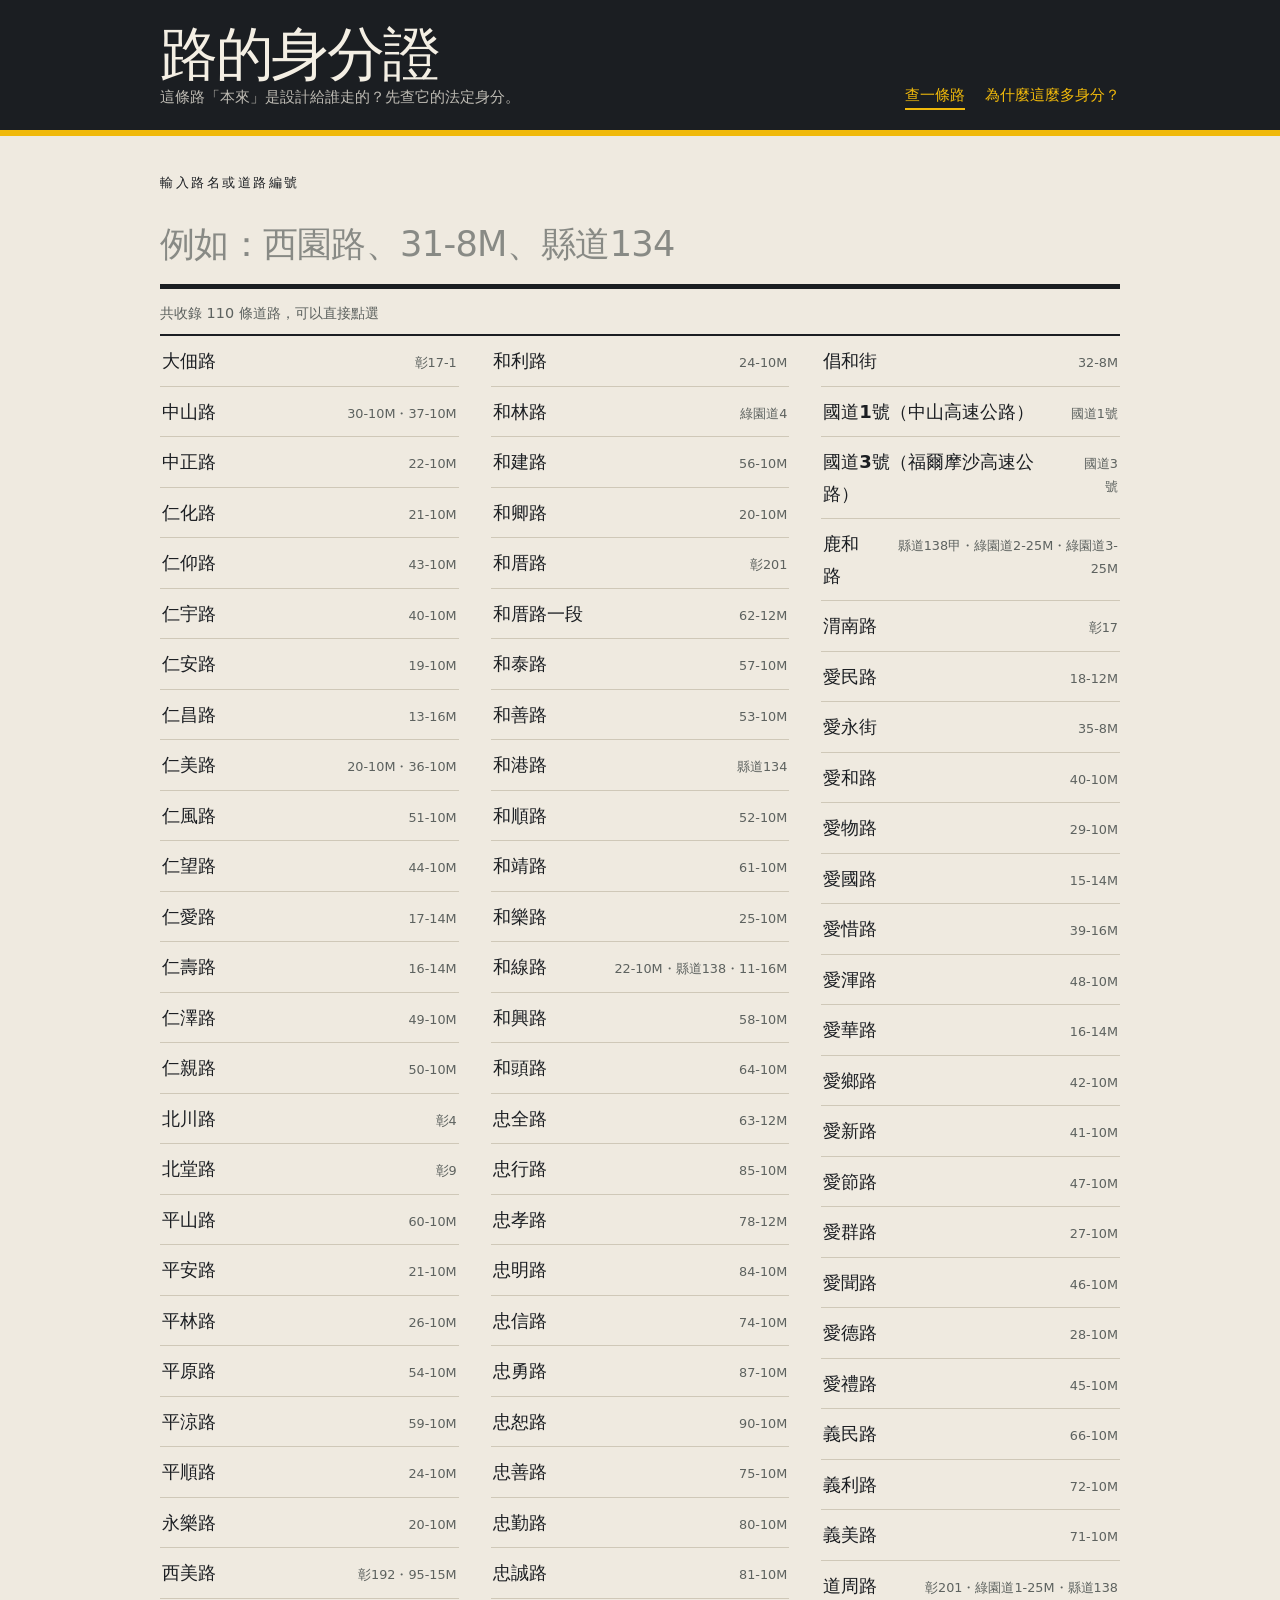
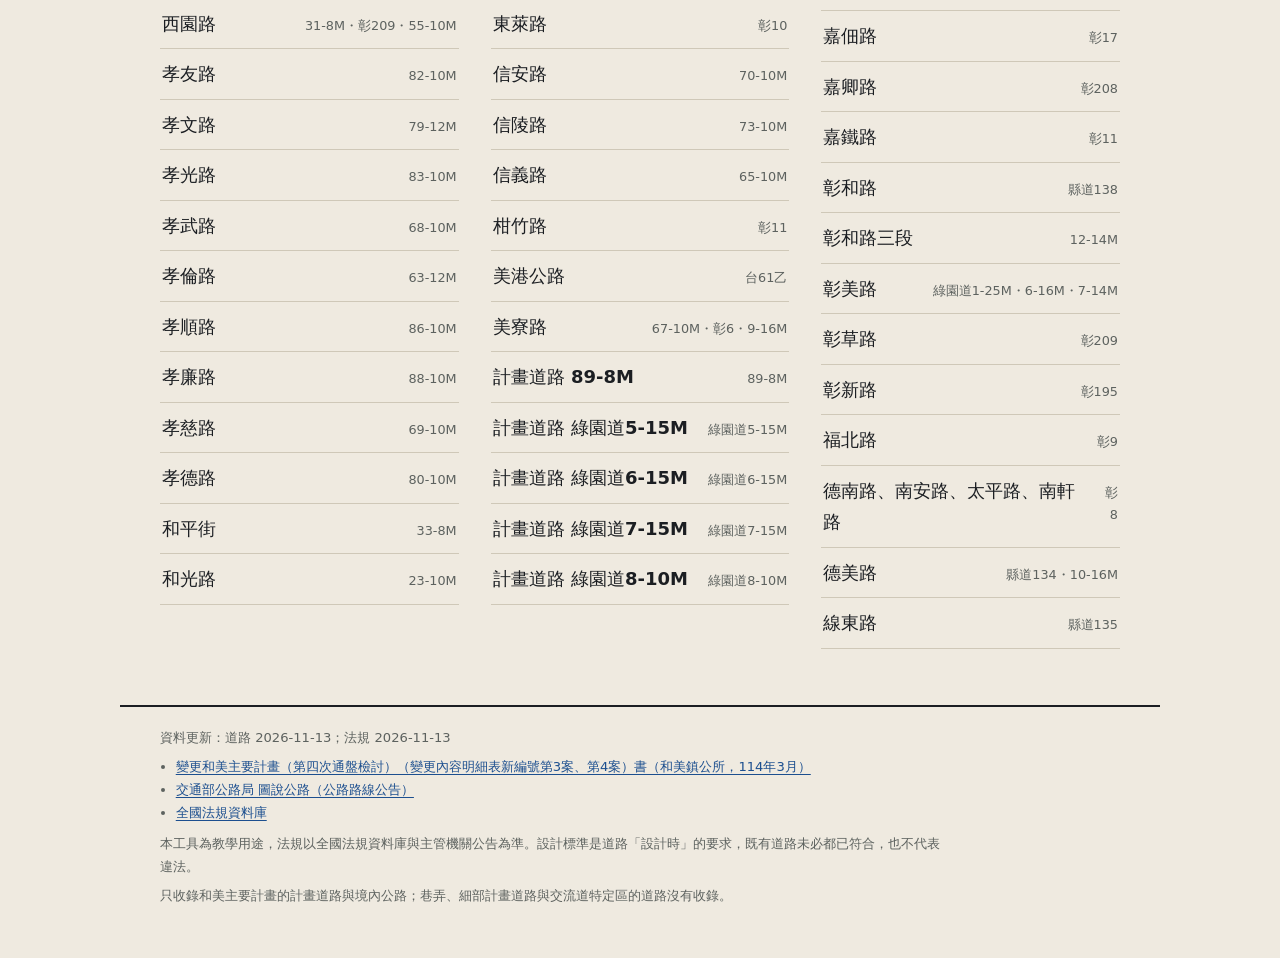
<file: index.html>
<!doctype html>
<html lang="zh-Hant-TW">
<head>
<meta charset="utf-8">
<meta name="viewport" content="width=device-width, initial-scale=1">
<title>路的身分證｜和美道路法定身分查詢</title>
<meta name="description" content="輸入和美鎮的路名或道路編號，查它在公路法、和美都市計畫與市區道路條例下的身分與法定要求。">
<link rel="stylesheet" href="assets/style.css?v=20261113c">
</head>
<body>
<div id="banner" class="banner" hidden></div>
<header class="site-head">
  <div class="wrap">
    <div>
      <a class="brand" href="./">路的身分證</a>
      <p class="tagline">這條路「本來」是設計給誰走的？先查它的法定身分。</p>
    </div>
    <nav class="nav" aria-label="主選單">
      <a href="./" aria-current="page">查一條路</a>
      <a href="why.html">為什麼這麼多身分？</a>
    </nav>
  </div>
</header>

<main>
  <section id="search-view">
    <label class="search-label" for="q">輸入路名或道路編號</label>
    <input id="q" class="search" type="search" autocomplete="off" inputmode="search"
           placeholder="例如：西園路、31-8M、縣道134">
    <p id="search-status" class="status" role="status" aria-live="polite"></p>
    <ul id="results" class="road-list"></ul>
  </section>

  <section id="card-view" hidden>
    <p class="back"><a href="#">← 回到全部道路</a></p>
    <div id="card"></div>
  </section>
</main>

<footer class="site-foot">
  <p id="updated"></p>
  <ul id="sources" class="sources"></ul>
  <p>本工具為教學用途，法規以全國法規資料庫與主管機關公告為準。設計標準是道路「設計時」的要求，既有道路未必都已符合，也不代表違法。</p>
  <p>只收錄和美主要計畫的計畫道路與境內公路；巷弄、細部計畫道路與交流道特定區的道路沒有收錄。</p>
</footer>

<noscript><p class="banner">這個工具需要開啟 JavaScript 才能使用。</p></noscript>
<script type="module" src="assets/app.js?v=20261113c"></script>
</body>
</html>
</file>
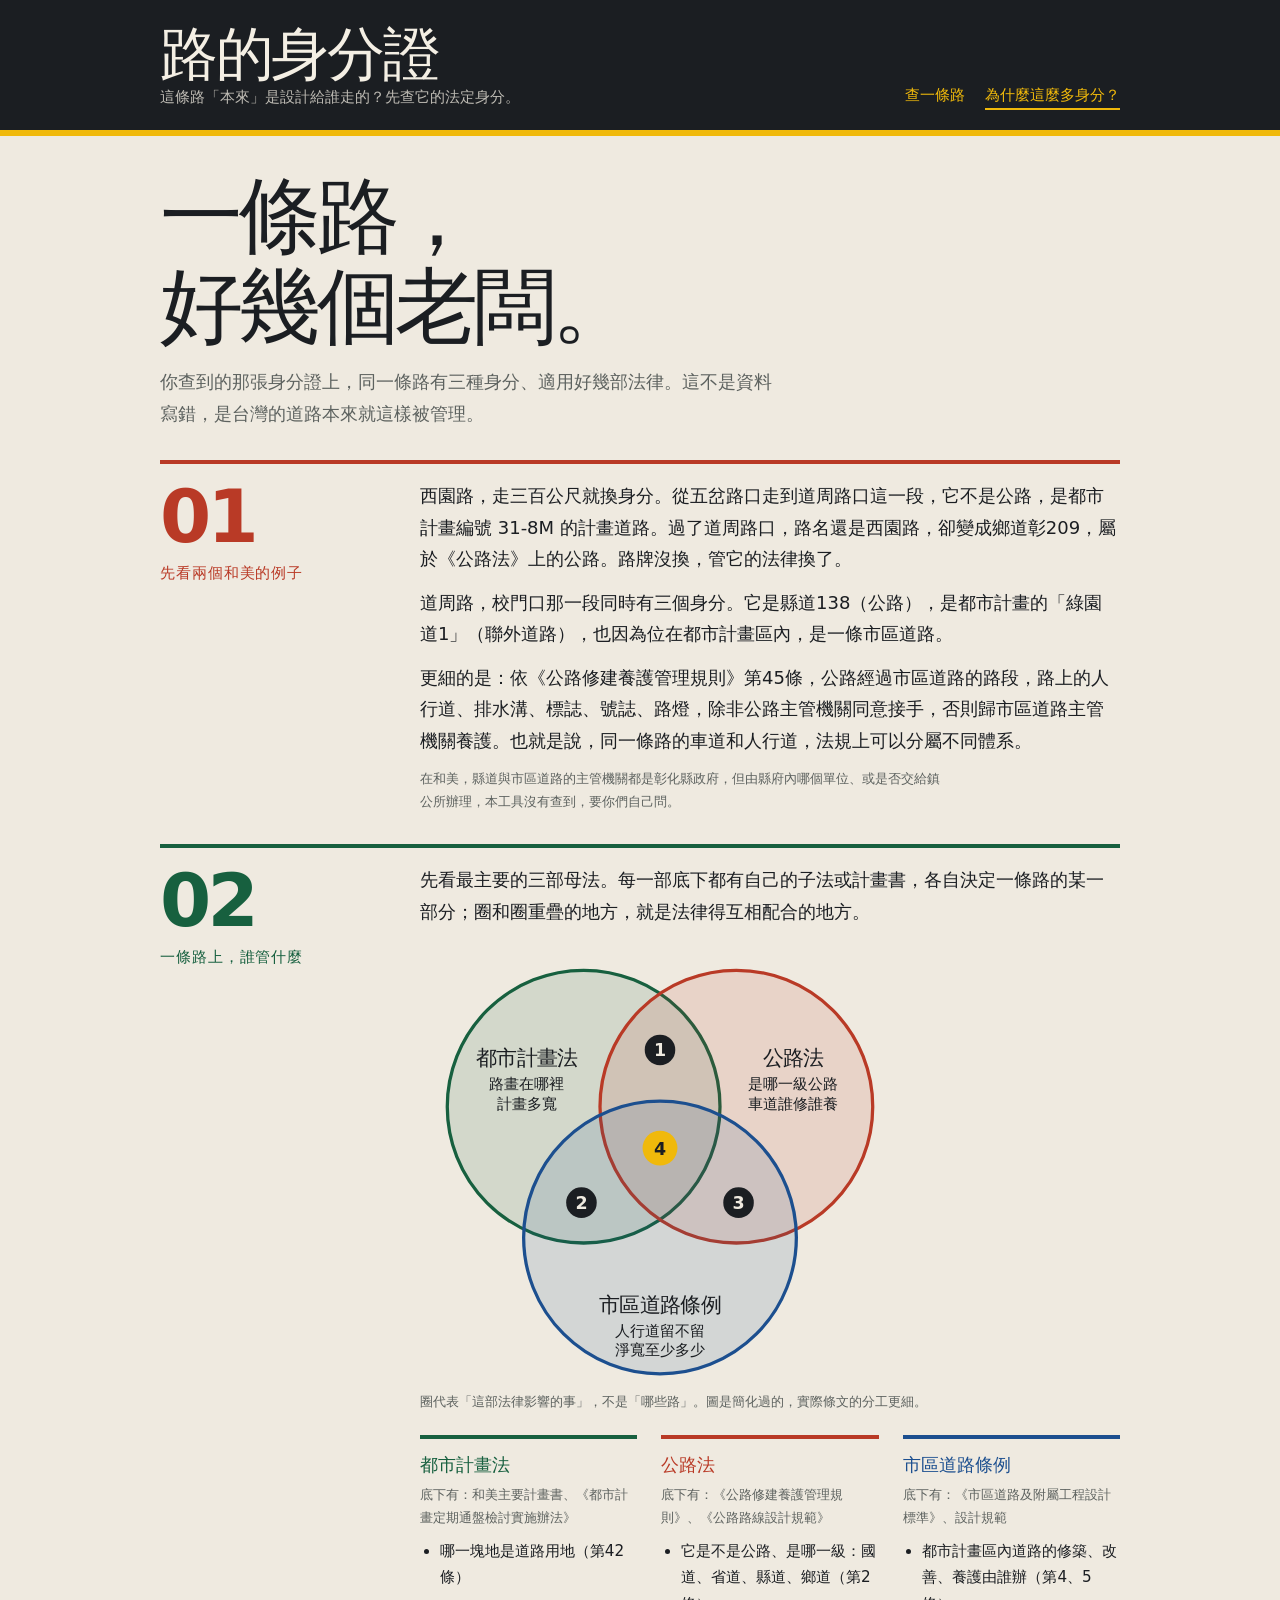
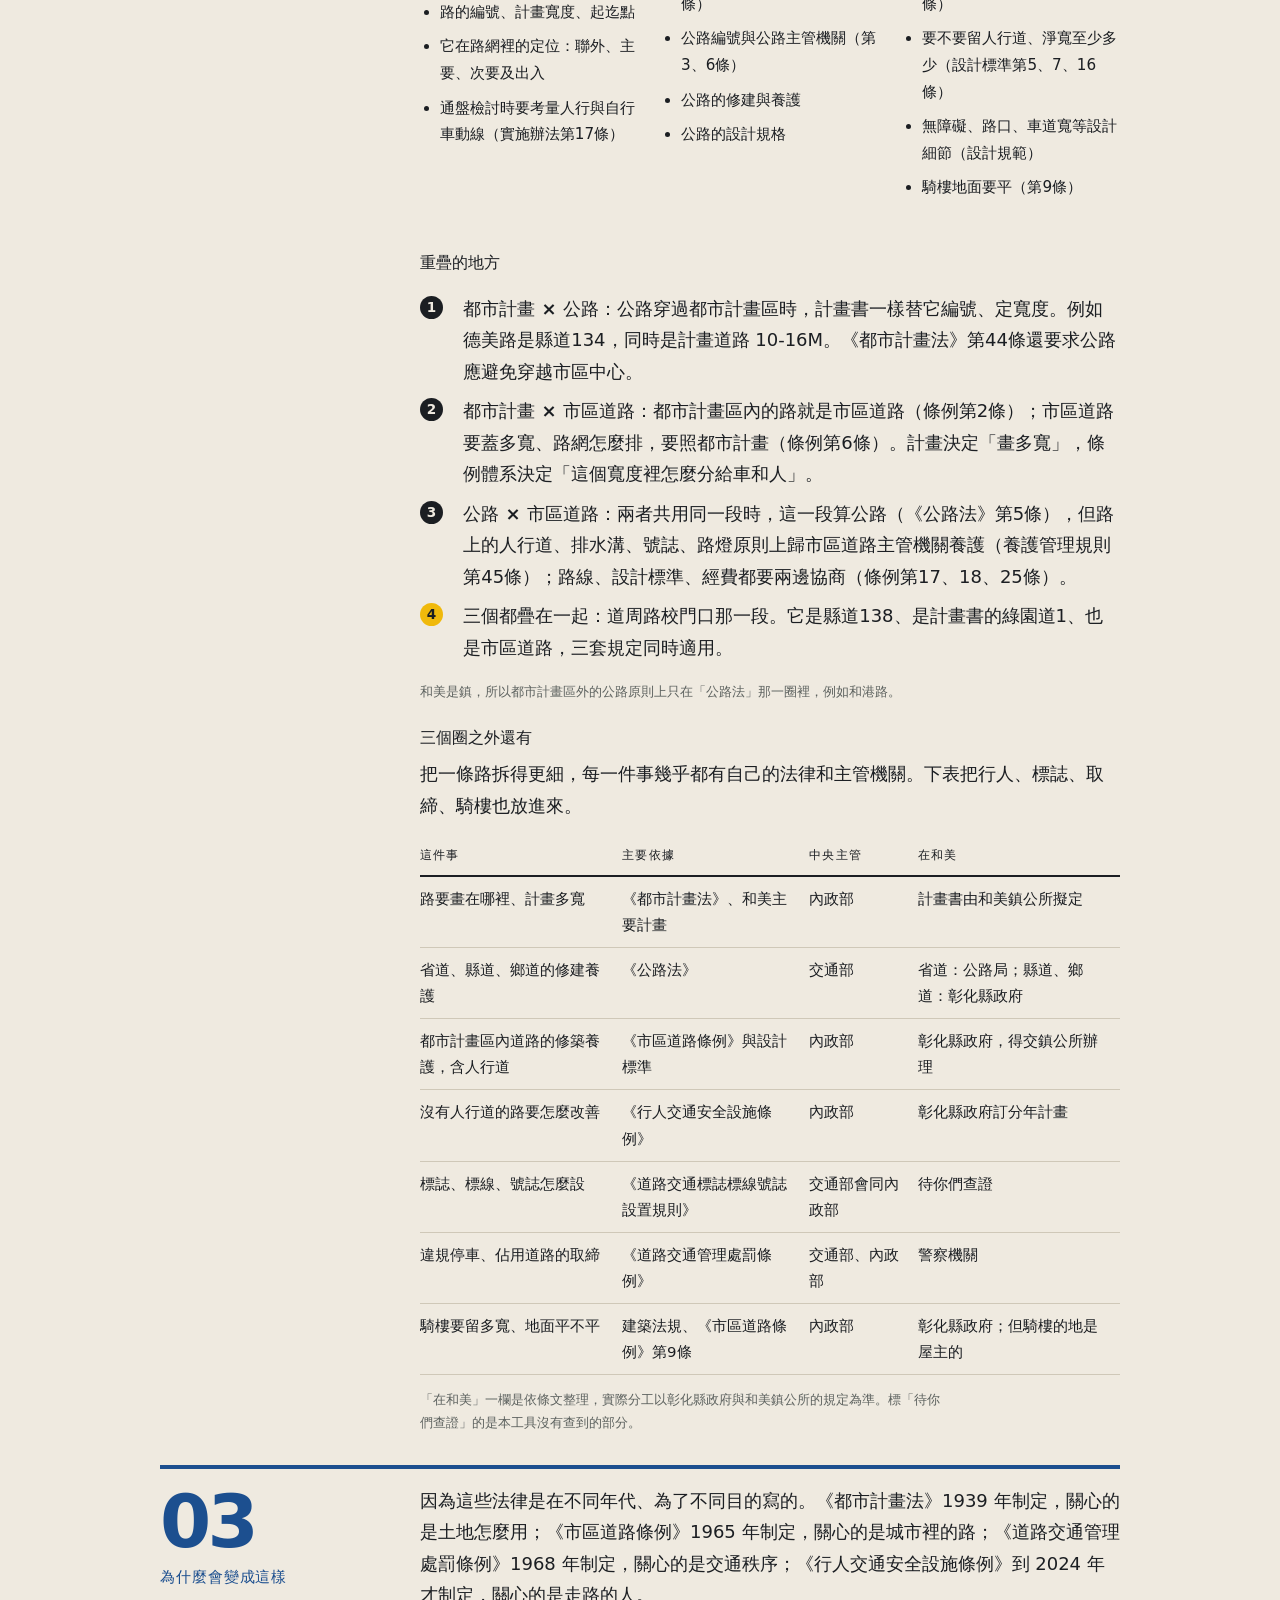
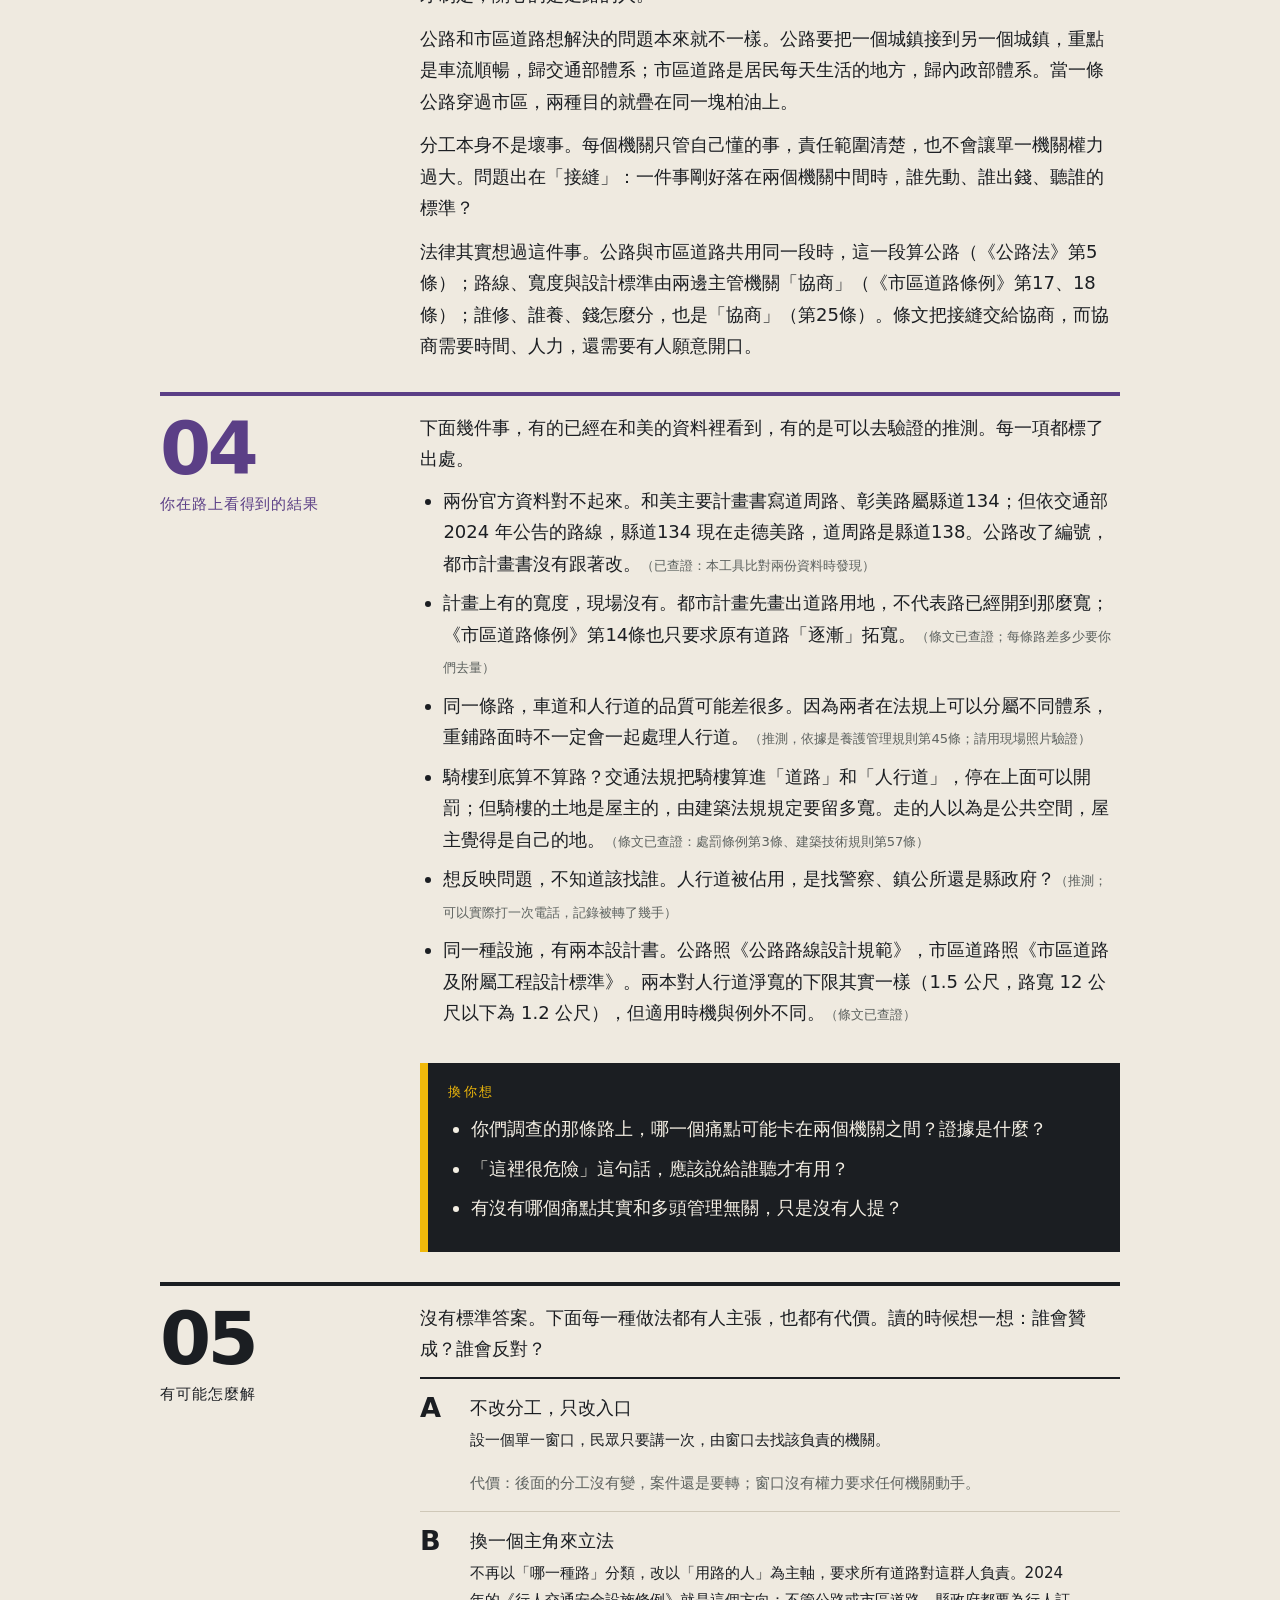
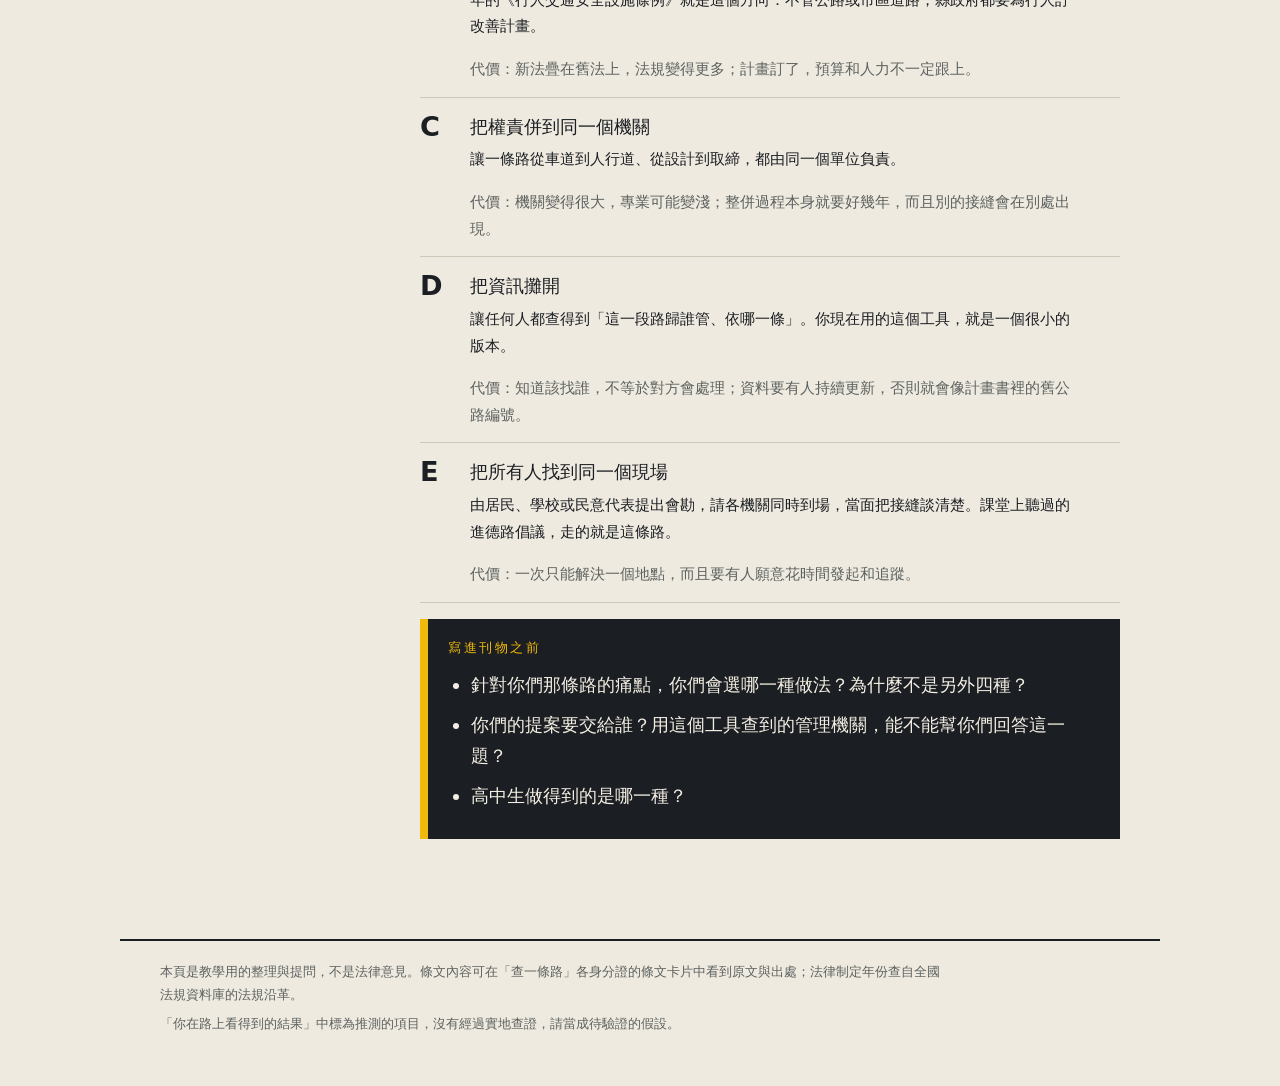
<file: why.html>
<!doctype html>
<html lang="zh-Hant-TW">
<head>
<meta charset="utf-8">
<meta name="viewport" content="width=device-width, initial-scale=1">
<title>一條路，好幾個老闆｜路的身分證</title>
<meta name="description" content="為什麼台灣的一條路同時受好幾部法律、好幾個機關管理？這會造成什麼生活現象？有可能怎麼解？">
<link rel="stylesheet" href="assets/style.css?v=20261113c">
</head>
<body>
<header class="site-head">
  <div class="wrap">
    <div>
      <a class="brand" href="./">路的身分證</a>
      <p class="tagline">這條路「本來」是設計給誰走的？先查它的法定身分。</p>
    </div>
    <nav class="nav" aria-label="主選單">
      <a href="./">查一條路</a>
      <a href="why.html" aria-current="page">為什麼這麼多身分？</a>
    </nav>
  </div>
</header>

<main class="essay">
  <h1 class="lead">一條路，<br>好幾個老闆。</h1>
  <p class="sub">你查到的那張身分證上，同一條路有三種身分、適用好幾部法律。這不是資料寫錯，是台灣的道路本來就這樣被管理。</p>

  <section class="block b-highway">
    <h2><span class="num">01</span>先看兩個和美的例子</h2>
    <p><strong>西園路，走三百公尺就換身分。</strong>從五岔路口走到道周路口這一段，它不是公路，是都市計畫編號 31-8M 的計畫道路。過了道周路口，路名還是西園路，卻變成鄉道彰209，屬於《公路法》上的公路。路牌沒換，管它的法律換了。</p>
    <p><strong>道周路，校門口那一段同時有三個身分。</strong>它是縣道138（公路），是都市計畫的「綠園道1」（聯外道路），也因為位在都市計畫區內，是一條市區道路。</p>
    <p>更細的是：依《公路修建養護管理規則》第45條，公路經過市區道路的路段，路上的人行道、排水溝、標誌、號誌、路燈，除非公路主管機關同意接手，否則歸市區道路主管機關養護。也就是說，<strong>同一條路的車道和人行道，法規上可以分屬不同體系。</strong></p>
    <p class="cite">在和美，縣道與市區道路的主管機關都是彰化縣政府，但由縣府內哪個單位、或是否交給鎮公所辦理，本工具沒有查到，要你們自己問。</p>
  </section>

  <section class="block b-plan">
    <h2><span class="num">02</span>一條路上，誰管什麼</h2>
    <p>先看最主要的三部母法。每一部底下都有自己的子法或計畫書，各自決定一條路的某一部分；圈和圈重疊的地方，就是法律得互相配合的地方。</p>
    <figure class="venn">
      <svg viewBox="0 0 440 410" role="img" aria-labelledby="venn-t venn-d">
        <title id="venn-t">三部母法各自影響一條路的哪些部分</title>
        <desc id="venn-d">三個互相重疊的圓：都市計畫法、公路法、市區道路條例。兩兩重疊處標 1、2、3，三者重疊處標 4，說明在圖下方。</desc>
        <circle class="v-plan" fill="#17603f" fill-opacity=".13" stroke="#17603f" stroke-width="3" cx="150" cy="150" r="125"/>
        <circle class="v-hw" fill="#b93a26" fill-opacity=".13" stroke="#b93a26" stroke-width="3" cx="290" cy="150" r="125"/>
        <circle class="v-urb" fill="#1c4f8f" fill-opacity=".13" stroke="#1c4f8f" stroke-width="3" cx="220" cy="270" r="125"/>
        <text class="v-name" font-weight="900" font-size="19" x="98" y="112" text-anchor="middle">都市計畫法</text>
        <text class="v-sub" font-size="13.5" x="98" y="134" text-anchor="middle">路畫在哪裡</text>
        <text class="v-sub" font-size="13.5" x="98" y="152" text-anchor="middle">計畫多寬</text>
        <text class="v-name" font-weight="900" font-size="19" x="342" y="112" text-anchor="middle">公路法</text>
        <text class="v-sub" font-size="13.5" x="342" y="134" text-anchor="middle">是哪一級公路</text>
        <text class="v-sub" font-size="13.5" x="342" y="152" text-anchor="middle">車道誰修誰養</text>
        <text class="v-name" font-weight="900" font-size="19" x="220" y="338" text-anchor="middle">市區道路條例</text>
        <text class="v-sub" font-size="13.5" x="220" y="360" text-anchor="middle">人行道留不留</text>
        <text class="v-sub" font-size="13.5" x="220" y="378" text-anchor="middle">淨寬至少多少</text>
        <g class="v-mark"><circle fill="#1b1e22" cx="220" cy="98" r="14"/><text fill="#fff" font-weight="900" x="220" y="104" text-anchor="middle">1</text></g>
        <g class="v-mark"><circle fill="#1b1e22" cx="148" cy="238" r="14"/><text fill="#fff" font-weight="900" x="148" y="244" text-anchor="middle">2</text></g>
        <g class="v-mark"><circle fill="#1b1e22" cx="292" cy="238" r="14"/><text fill="#fff" font-weight="900" x="292" y="244" text-anchor="middle">3</text></g>
        <g class="v-mark v-core"><circle fill="#f0b90b" cx="220" cy="188" r="16"/><text x="220" y="194" text-anchor="middle">4</text></g>
      </svg>
      <figcaption class="cite">圈代表「這部法律影響的事」，不是「哪些路」。圖是簡化過的，實際條文的分工更細。</figcaption>
    </figure>

    <div class="laws">
      <div class="law l-plan">
        <h3>都市計畫法</h3>
        <p class="law-sub">底下有：和美主要計畫書、《都市計畫定期通盤檢討實施辦法》</p>
        <ul>
          <li>哪一塊地是道路用地（第42條）</li>
          <li>路的編號、計畫寬度、起迄點</li>
          <li>它在路網裡的定位：聯外、主要、次要及出入</li>
          <li>通盤檢討時要考量人行與自行車動線（實施辦法第17條）</li>
        </ul>
      </div>
      <div class="law l-hw">
        <h3>公路法</h3>
        <p class="law-sub">底下有：《公路修建養護管理規則》、《公路路線設計規範》</p>
        <ul>
          <li>它是不是公路、是哪一級：國道、省道、縣道、鄉道（第2條）</li>
          <li>公路編號與公路主管機關（第3、6條）</li>
          <li>公路的修建與養護</li>
          <li>公路的設計規格</li>
        </ul>
      </div>
      <div class="law l-urb">
        <h3>市區道路條例</h3>
        <p class="law-sub">底下有：《市區道路及附屬工程設計標準》、設計規範</p>
        <ul>
          <li>都市計畫區內道路的修築、改善、養護由誰辦（第4、5條）</li>
          <li>要不要留人行道、淨寬至少多少（設計標準第5、7、16條）</li>
          <li>無障礙、路口、車道寬等設計細節（設計規範）</li>
          <li>騎樓地面要平（第9條）</li>
        </ul>
      </div>
    </div>

    <h3>重疊的地方</h3>
    <ol class="zones">
      <li><strong>都市計畫 × 公路：</strong>公路穿過都市計畫區時，計畫書一樣替它編號、定寬度。例如德美路是縣道134，同時是計畫道路 10-16M。《都市計畫法》第44條還要求公路應避免穿越市區中心。</li>
      <li><strong>都市計畫 × 市區道路：</strong>都市計畫區內的路就是市區道路（條例第2條）；市區道路要蓋多寬、路網怎麼排，要照都市計畫（條例第6條）。計畫決定「畫多寬」，條例體系決定「這個寬度裡怎麼分給車和人」。</li>
      <li><strong>公路 × 市區道路：</strong>兩者共用同一段時，這一段算公路（《公路法》第5條），但路上的人行道、排水溝、號誌、路燈原則上歸市區道路主管機關養護（養護管理規則第45條）；路線、設計標準、經費都要兩邊協商（條例第17、18、25條）。</li>
      <li><strong>三個都疊在一起：</strong>道周路校門口那一段。它是縣道138、是計畫書的綠園道1、也是市區道路，三套規定同時適用。</li>
    </ol>
    <p class="cite">和美是鎮，所以都市計畫區外的公路原則上只在「公路法」那一圈裡，例如和港路。</p>

    <h3>三個圈之外還有</h3>
    <p>把一條路拆得更細，每一件事幾乎都有自己的法律和主管機關。下表把行人、標誌、取締、騎樓也放進來。</p>
    <div class="tbl-wrap">
      <table>
        <thead><tr><th>這件事</th><th>主要依據</th><th>中央主管</th><th>在和美</th></tr></thead>
        <tbody>
          <tr><td>路要畫在哪裡、計畫多寬</td><td>《都市計畫法》、和美主要計畫</td><td>內政部</td><td>計畫書由和美鎮公所擬定</td></tr>
          <tr><td>省道、縣道、鄉道的修建養護</td><td>《公路法》</td><td>交通部</td><td>省道：公路局；縣道、鄉道：彰化縣政府</td></tr>
          <tr><td>都市計畫區內道路的修築養護，含人行道</td><td>《市區道路條例》與設計標準</td><td>內政部</td><td>彰化縣政府，得交鎮公所辦理</td></tr>
          <tr><td>沒有人行道的路要怎麼改善</td><td>《行人交通安全設施條例》</td><td>內政部</td><td>彰化縣政府訂分年計畫</td></tr>
          <tr><td>標誌、標線、號誌怎麼設</td><td>《道路交通標誌標線號誌設置規則》</td><td>交通部會同內政部</td><td>待你們查證</td></tr>
          <tr><td>違規停車、佔用道路的取締</td><td>《道路交通管理處罰條例》</td><td>交通部、內政部</td><td>警察機關</td></tr>
          <tr><td>騎樓要留多寬、地面平不平</td><td>建築法規、《市區道路條例》第9條</td><td>內政部</td><td>彰化縣政府；但騎樓的地是屋主的</td></tr>
        </tbody>
      </table>
    </div>
    <p class="cite">「在和美」一欄是依條文整理，實際分工以彰化縣政府與和美鎮公所的規定為準。標「待你們查證」的是本工具沒有查到的部分。</p>
  </section>

  <section class="block b-urban">
    <h2><span class="num">03</span>為什麼會變成這樣</h2>
    <p><strong>因為這些法律是在不同年代、為了不同目的寫的。</strong>《都市計畫法》1939 年制定，關心的是土地怎麼用；《市區道路條例》1965 年制定，關心的是城市裡的路；《道路交通管理處罰條例》1968 年制定，關心的是交通秩序；《行人交通安全設施條例》到 2024 年才制定，關心的是走路的人。</p>
    <p><strong>公路和市區道路想解決的問題本來就不一樣。</strong>公路要把一個城鎮接到另一個城鎮，重點是車流順暢，歸交通部體系；市區道路是居民每天生活的地方，歸內政部體系。當一條公路穿過市區，兩種目的就疊在同一塊柏油上。</p>
    <p><strong>分工本身不是壞事。</strong>每個機關只管自己懂的事，責任範圍清楚，也不會讓單一機關權力過大。問題出在「接縫」：一件事剛好落在兩個機關中間時，誰先動、誰出錢、聽誰的標準？</p>
    <p>法律其實想過這件事。公路與市區道路共用同一段時，這一段算公路（《公路法》第5條）；路線、寬度與設計標準由兩邊主管機關「協商」（《市區道路條例》第17、18條）；誰修、誰養、錢怎麼分，也是「協商」（第25條）。<strong>條文把接縫交給協商，而協商需要時間、人力，還需要有人願意開口。</strong></p>
  </section>

  <section class="block b-field">
    <h2><span class="num">04</span>你在路上看得到的結果</h2>
    <p>下面幾件事，有的已經在和美的資料裡看到，有的是可以去驗證的推測。每一項都標了出處。</p>
    <ul>
      <li><strong>兩份官方資料對不起來。</strong>和美主要計畫書寫道周路、彰美路屬縣道134；但依交通部 2024 年公告的路線，縣道134 現在走德美路，道周路是縣道138。公路改了編號，都市計畫書沒有跟著改。<span class="cite">（已查證：本工具比對兩份資料時發現）</span></li>
      <li><strong>計畫上有的寬度，現場沒有。</strong>都市計畫先畫出道路用地，不代表路已經開到那麼寬；《市區道路條例》第14條也只要求原有道路「逐漸」拓寬。<span class="cite">（條文已查證；每條路差多少要你們去量）</span></li>
      <li><strong>同一條路，車道和人行道的品質可能差很多。</strong>因為兩者在法規上可以分屬不同體系，重鋪路面時不一定會一起處理人行道。<span class="cite">（推測，依據是養護管理規則第45條；請用現場照片驗證）</span></li>
      <li><strong>騎樓到底算不算路？</strong>交通法規把騎樓算進「道路」和「人行道」，停在上面可以開罰；但騎樓的土地是屋主的，由建築法規規定要留多寬。走的人以為是公共空間，屋主覺得是自己的地。<span class="cite">（條文已查證：處罰條例第3條、建築技術規則第57條）</span></li>
      <li><strong>想反映問題，不知道該找誰。</strong>人行道被佔用，是找警察、鎮公所還是縣政府？<span class="cite">（推測；可以實際打一次電話，記錄被轉了幾手）</span></li>
      <li><strong>同一種設施，有兩本設計書。</strong>公路照《公路路線設計規範》，市區道路照《市區道路及附屬工程設計標準》。兩本對人行道淨寬的下限其實一樣（1.5 公尺，路寬 12 公尺以下為 1.2 公尺），但適用時機與例外不同。<span class="cite">（條文已查證）</span></li>
    </ul>
    <div class="ask">
      <h3>換你想</h3>
      <ul>
        <li>你們調查的那條路上，哪一個痛點可能卡在兩個機關之間？證據是什麼？</li>
        <li>「這裡很危險」這句話，應該說給誰聽才有用？</li>
        <li>有沒有哪個痛點其實和多頭管理無關，只是沒有人提？</li>
      </ul>
    </div>
  </section>

  <section class="block">
    <h2><span class="num">05</span>有可能怎麼解</h2>
    <p>沒有標準答案。下面每一種做法都有人主張，也都有代價。讀的時候想一想：誰會贊成？誰會反對？</p>
    <div class="opts">
      <div class="opt"><span class="k">A</span><h3>不改分工，只改入口</h3>
        <p>設一個單一窗口，民眾只要講一次，由窗口去找該負責的機關。</p>
        <p class="cost">代價：後面的分工沒有變，案件還是要轉；窗口沒有權力要求任何機關動手。</p></div>
      <div class="opt"><span class="k">B</span><h3>換一個主角來立法</h3>
        <p>不再以「哪一種路」分類，改以「用路的人」為主軸，要求所有道路對這群人負責。2024 年的《行人交通安全設施條例》就是這個方向：不管公路或市區道路，縣政府都要為行人訂改善計畫。</p>
        <p class="cost">代價：新法疊在舊法上，法規變得更多；計畫訂了，預算和人力不一定跟上。</p></div>
      <div class="opt"><span class="k">C</span><h3>把權責併到同一個機關</h3>
        <p>讓一條路從車道到人行道、從設計到取締，都由同一個單位負責。</p>
        <p class="cost">代價：機關變得很大，專業可能變淺；整併過程本身就要好幾年，而且別的接縫會在別處出現。</p></div>
      <div class="opt"><span class="k">D</span><h3>把資訊攤開</h3>
        <p>讓任何人都查得到「這一段路歸誰管、依哪一條」。你現在用的這個工具，就是一個很小的版本。</p>
        <p class="cost">代價：知道該找誰，不等於對方會處理；資料要有人持續更新，否則就會像計畫書裡的舊公路編號。</p></div>
      <div class="opt"><span class="k">E</span><h3>把所有人找到同一個現場</h3>
        <p>由居民、學校或民意代表提出會勘，請各機關同時到場，當面把接縫談清楚。課堂上聽過的進德路倡議，走的就是這條路。</p>
        <p class="cost">代價：一次只能解決一個地點，而且要有人願意花時間發起和追蹤。</p></div>
    </div>
    <div class="ask">
      <h3>寫進刊物之前</h3>
      <ul>
        <li>針對你們那條路的痛點，你們會選哪一種做法？為什麼不是另外四種？</li>
        <li>你們的提案要交給誰？用這個工具查到的管理機關，能不能幫你們回答這一題？</li>
        <li>高中生做得到的是哪一種？</li>
      </ul>
    </div>
  </section>
</main>

<footer class="site-foot">
  <p>本頁是教學用的整理與提問，不是法律意見。條文內容可在「查一條路」各身分證的條文卡片中看到原文與出處；法律制定年份查自全國法規資料庫的法規沿革。</p>
  <p>「你在路上看得到的結果」中標為推測的項目，沒有經過實地查證，請當成待驗證的假設。</p>
</footer>
</body>
</html>
</file>
<file: assets/style.css>
/* 路的身分證：柏油、標線、路牌。平塗色塊、直角、粗線，不用陰影與圓角卡片。 */
:root {
  --asphalt: #1b1e22;
  --paper: #efeae0;
  --sheet: #f9f6ee;
  --ink: #1b1e22;
  --muted: #5d625f;
  --line: #1b1e22;
  --hair: #cfc8b8;
  --yellow: #f0b90b;
  --green: #17603f;
  --blue: #1c4f8f;
  --red: #b93a26;
  --violet: #5b3f86;
  --warn-bg: #fbe9a8;
  --warn-ink: #4d3a00;
  --accent: var(--blue);
}
@media (prefers-color-scheme: dark) {
  :root {
    --paper: #15181b;
    --sheet: #1e2226;
    --ink: #ece7dc;
    --muted: #a5a79f;
    --line: #ece7dc;
    --hair: #3a4046;
    --green: #5fc091;
    --blue: #7fb2ee;
    --red: #f0806a;
    --violet: #b79ae0;
    --warn-bg: #4a3c0c;
    --warn-ink: #ffe9a3;
  }
}
* { box-sizing: border-box; }
html { -webkit-text-size-adjust: 100%; }
body {
  margin: 0;
  background: var(--paper);
  color: var(--ink);
  font: 18px/1.75 "PingFang TC", "Noto Sans TC", "Microsoft JhengHei", system-ui, sans-serif;
  font-synthesis: none;
  text-rendering: optimizeLegibility;
}
h1, h2, h3, h4, p, ul, ol, dl { margin: 0; }
a { color: var(--accent); text-underline-offset: 3px; }
a:focus-visible, button:focus-visible, input:focus-visible, summary:focus-visible {
  outline: 3px solid var(--yellow); outline-offset: 2px;
}
.wrap, main, .site-foot { max-width: 1040px; margin: 0 auto; padding-left: 16px; padding-right: 16px; }
@media (min-width: 900px) { .wrap, main, .site-foot { padding-left: 40px; padding-right: 40px; } }

.banner { background: var(--red); color: #fff; text-align: center; padding: 10px 16px; font-weight: 800; }

/* 頁首：一段柏油路，底下是黃色分向線 */
.site-head { background: var(--asphalt); color: #f4efe4; border-bottom: 6px solid var(--yellow); }
.site-head .wrap { display: flex; flex-wrap: wrap; align-items: flex-end; justify-content: space-between; gap: 8px 32px; padding-top: 26px; padding-bottom: 20px; }
.brand { font-size: clamp(2.2rem, 6vw, 3.6rem); font-weight: 900; letter-spacing: -0.04em; line-height: 1; color: inherit; text-decoration: none; }
.tagline { font-size: .95rem; opacity: .75; max-width: 30em; }
.nav { display: flex; gap: 20px; font-weight: 700; font-size: .95rem; }
.nav a { color: var(--yellow); text-decoration: none; border-bottom: 2px solid transparent; }
.nav a:hover, .nav a[aria-current] { border-bottom-color: var(--yellow); }

/* 搜尋 */
.search-label { display: block; font-size: .8rem; font-weight: 800; letter-spacing: .2em; margin: 36px 0 8px; }
.search {
  width: 100%; font: inherit; font-size: clamp(1.4rem, 4vw, 2.2rem); font-weight: 800; letter-spacing: -0.02em;
  padding: 10px 0; border: 0; border-bottom: 5px solid var(--line); border-radius: 0;
  background: transparent; color: var(--ink);
}
.search::placeholder { color: var(--muted); font-weight: 500; opacity: .7; }
.search:focus { outline: none; border-bottom-color: var(--yellow); }
.status { color: var(--muted); margin: 12px 0 8px; font-size: .9rem; }
.road-list { list-style: none; padding: 0; margin: 0 0 56px; columns: 220px auto; column-gap: 32px; border-top: 2px solid var(--line); }
.road-list li { break-inside: avoid; border-bottom: 1px solid var(--hair); }
.road-list a { display: flex; justify-content: space-between; align-items: baseline; gap: 12px; padding: 9px 2px; text-decoration: none; color: var(--ink); }
.road-list a:hover { background: var(--yellow); color: var(--asphalt); }
.road-list a:hover .rcode { color: var(--asphalt); }
.rname { font-weight: 800; }
.rcode { color: var(--muted); font-size: .8rem; font-variant-numeric: tabular-nums; text-align: right; }

/* 身分證 */
.back { margin: 22px 0 10px; font-size: .9rem; font-weight: 700; }
.id-head { border-top: 8px solid var(--line); padding: 14px 0 22px; }
.eyebrow { font-size: .78rem; font-weight: 800; letter-spacing: .32em; color: var(--muted); }
.id-head h1 { font-size: clamp(3.2rem, 11vw, 6.5rem); font-weight: 900; letter-spacing: -0.06em; line-height: 1.02; margin: 2px 0 10px; }
.seg-label { color: var(--muted); }
.tabs { display: flex; flex-wrap: wrap; gap: 0; margin-top: 10px; border: 2px solid var(--line); width: fit-content; max-width: 100%; }
.tab { padding: 9px 16px; text-decoration: none; color: var(--ink); font-size: .92rem; font-weight: 700; border-right: 2px solid var(--line); }
.tab:last-child { border-right: 0; }
.tab.on { background: var(--line); color: var(--paper); }
@media (max-width: 700px) { .tabs { flex-direction: column; width: 100%; } .tab { border-right: 0; border-bottom: 2px solid var(--line); } .tab:last-child { border-bottom: 0; } }

.block { --c: var(--line); border-top: 4px solid var(--c); padding: 16px 0 30px; display: grid; gap: 0 40px; }
.block > * { grid-column: 1; min-width: 0; }
.block h2 { font-size: .95rem; font-weight: 800; letter-spacing: .06em; color: var(--c); }
.block h2 .num { display: block; font-size: 3rem; font-weight: 900; letter-spacing: -0.05em; line-height: 1; margin-bottom: 6px; font-variant-numeric: tabular-nums; }
@media (min-width: 900px) {
  .block { grid-template-columns: 220px 1fr; }
  .block > * { grid-column: 2; }
  .block > h2 { grid-column: 1; grid-row: 1 / span 20; }
  .block h2 .num { font-size: 4.6rem; }
}
.b-highway { --c: var(--red); }
.b-plan { --c: var(--green); }
.b-urban { --c: var(--blue); }
.b-field { --c: var(--violet); }
.block h3 { font-size: 1rem; font-weight: 800; margin: 20px 0 6px; }
.verdict { font-size: clamp(1.6rem, 4.6vw, 2.5rem); font-weight: 900; letter-spacing: -0.03em; line-height: 1.25; margin: 0 0 12px; }
.row { display: grid; grid-template-columns: 6em 1fr; gap: 12px; padding: 7px 0; border-top: 1px solid var(--hair); }
dl .row:last-child { border-bottom: 1px solid var(--hair); }
dt { color: var(--muted); font-size: .9rem; }
dd { margin: 0; overflow-wrap: anywhere; }
.note { color: var(--muted); font-size: .95rem; margin: 10px 0; white-space: pre-line; max-width: 46em; }
.note.warn { background: var(--warn-bg); color: var(--warn-ink); padding: 10px 14px; border-left: 6px solid var(--yellow); }
.empty { color: var(--muted); }
.badge { display: inline-block; margin-left: 10px; padding: 1px 8px; font-size: .72rem; font-weight: 800; letter-spacing: .04em; background: var(--yellow); color: var(--asphalt); vertical-align: middle; white-space: nowrap; }
.cands { padding-left: 1.2em; margin: 8px 0; }
.cands li { margin-bottom: 8px; }

details.group { border-top: 2px solid var(--line); }
details.group:last-of-type { border-bottom: 2px solid var(--line); }
details.group > summary { cursor: pointer; padding: 12px 0; font-weight: 800; font-size: 1.1rem; list-style: none; display: flex; justify-content: space-between; align-items: baseline; }
details.group > summary::-webkit-details-marker { display: none; }
details.group > summary::after { content: "＋"; font-weight: 900; margin-left: 12px; }
details.group[open] > summary::after { content: "－"; }
.count { color: var(--muted); font-weight: 500; margin-left: auto; font-size: .85rem; }
.rule { border-top: 1px solid var(--hair); padding: 14px 0 16px; }
.rule h4 { font-size: .8rem; font-weight: 800; letter-spacing: .04em; color: var(--c, var(--muted)); margin-bottom: 4px; }
.plain { font-size: 1.05rem; max-width: 44em; margin-bottom: 8px; }
.rule details > summary { cursor: pointer; font-size: .88rem; font-weight: 700; color: var(--muted); }
.lawtext { white-space: pre-wrap; font-size: .93rem; border-left: 4px solid var(--hair); padding-left: 14px; margin: 8px 0; max-width: 46em; }
.meta { font-size: .8rem; color: var(--muted); margin-top: 6px; overflow-wrap: anywhere; }

.checklist { padding-left: 1.2em; margin: 8px 0; }
.checklist li { margin-bottom: 6px; }
.actions { display: flex; flex-wrap: wrap; gap: 10px; align-items: center; margin-top: 16px; }
button { font: inherit; font-weight: 800; padding: 10px 20px; border-radius: 0; cursor: pointer; border: 2px solid var(--line); background: var(--line); color: var(--paper); }
button:hover { background: var(--yellow); border-color: var(--yellow); color: var(--asphalt); }
button.ghost { background: transparent; color: var(--ink); }
.copy-status { font-size: .9rem; color: var(--muted); }
.more { border-top: 4px solid var(--line); padding: 18px 0 8px; font-weight: 800; font-size: 1.15rem; }
.more a { color: var(--ink); }

/* 分析頁 */
.essay { padding-bottom: 40px; }
.essay .lead { font-size: clamp(2.4rem, 8vw, 5.2rem); font-weight: 900; letter-spacing: -0.055em; line-height: 1.08; margin: 36px 0 14px; }
.essay .sub { font-size: 1.15rem; color: var(--muted); max-width: 34em; margin-bottom: 30px; }
.essay p, .essay li { max-width: 40em; }
.essay .block p + p { margin-top: 12px; }
.essay ul, .essay ol { padding-left: 1.3em; margin: 10px 0; }
.essay li { margin-bottom: 8px; }
.essay strong { font-weight: 800; }
.cite { font-size: .82rem; color: var(--muted); }
.tbl-wrap { overflow-x: auto; margin: 14px 0; }
table { border-collapse: collapse; width: 100%; min-width: 620px; font-size: .93rem; }
th, td { text-align: left; vertical-align: top; padding: 9px 12px 9px 0; border-bottom: 1px solid var(--hair); }
th { font-size: .78rem; letter-spacing: .1em; border-bottom: 2px solid var(--line); white-space: nowrap; }
.ask { background: var(--asphalt); color: #f4efe4; padding: 18px 20px; margin-top: 16px; border-left: 8px solid var(--yellow); }
.ask h3 { margin: 0 0 6px; color: var(--yellow); font-size: .8rem; letter-spacing: .2em; }
.ask li { max-width: 38em; }
.opts { display: grid; gap: 0; margin-top: 12px; border-top: 2px solid var(--line); }
.opt { display: grid; grid-template-columns: 2.2em 1fr; gap: 4px 10px; padding: 14px 0; border-bottom: 1px solid var(--hair); }
.opt .k { font-size: 1.7rem; font-weight: 900; line-height: 1.1; color: var(--c); }
.opt h3 { margin: 0; font-size: 1.1rem; }
.opt p { grid-column: 2; font-size: .95rem; }
.opt .cost { color: var(--muted); }

/* 三部母法的圈圈圖 */
.venn { margin: 16px 0 8px; }
.venn svg { display: block; width: 100%; max-width: 480px; height: auto; }
.venn circle { fill-opacity: .13; stroke-width: 3; }
.v-plan { fill: var(--green); stroke: var(--green); }
.v-hw { fill: var(--red); stroke: var(--red); }
.v-urb { fill: var(--blue); stroke: var(--blue); }
.v-name { font-size: 19px; font-weight: 900; letter-spacing: -0.03em; fill: var(--ink); }
.v-sub { font-size: 13.5px; fill: var(--ink); }
.venn .v-mark circle { fill: var(--ink); fill-opacity: 1; stroke: none; }
.v-mark text { font-size: 16px; font-weight: 900; fill: var(--paper); }
.venn .v-core circle { fill: var(--yellow); }
.v-core text { fill: var(--asphalt); }
.laws { display: grid; gap: 0; margin: 14px 0 6px; }
.law { border-top: 4px solid var(--c); padding: 10px 0 14px; }
.law h3 { margin: 0 0 2px; color: var(--c); font-size: 1.15rem; }
.law-sub { font-size: .82rem; color: var(--muted); }
.law ul { margin: 8px 0 0; font-size: .95rem; }
.l-plan { --c: var(--green); } .l-hw { --c: var(--red); } .l-urb { --c: var(--blue); }
@media (min-width: 700px) { .laws { grid-template-columns: repeat(3, 1fr); gap: 0 24px; } }
.zones { counter-reset: z; list-style: none; padding-left: 0 !important; }
.zones li { counter-increment: z; position: relative; padding-left: 2.4em; }
.zones li::before { content: counter(z); position: absolute; left: 0; top: .2em; width: 1.7em; height: 1.7em; border-radius: 50%; background: var(--ink); color: var(--paper); font-weight: 900; font-size: .85rem; display: grid; place-items: center; }
.zones li:last-child::before { background: var(--yellow); color: var(--asphalt); }

.site-foot { color: var(--muted); font-size: .82rem; padding-top: 20px; padding-bottom: 44px; border-top: 2px solid var(--line); margin-top: 30px; }
.site-foot p { margin-bottom: 6px; max-width: 60em; }
.sources { padding-left: 1.2em; margin-bottom: 8px; }

@media print {
  body { background: #fff; color: #000; font-size: 10.5pt; }
  .site-head { background: #fff; color: #000; border-bottom: 2px solid #000; }
  .nav, .back, .actions, .banner, .tabs, .more, .site-foot .sources { display: none; }
  .block { break-inside: avoid; }
  .rule details { display: none; }
  a { color: #000; text-decoration: none; }
}
</file>
